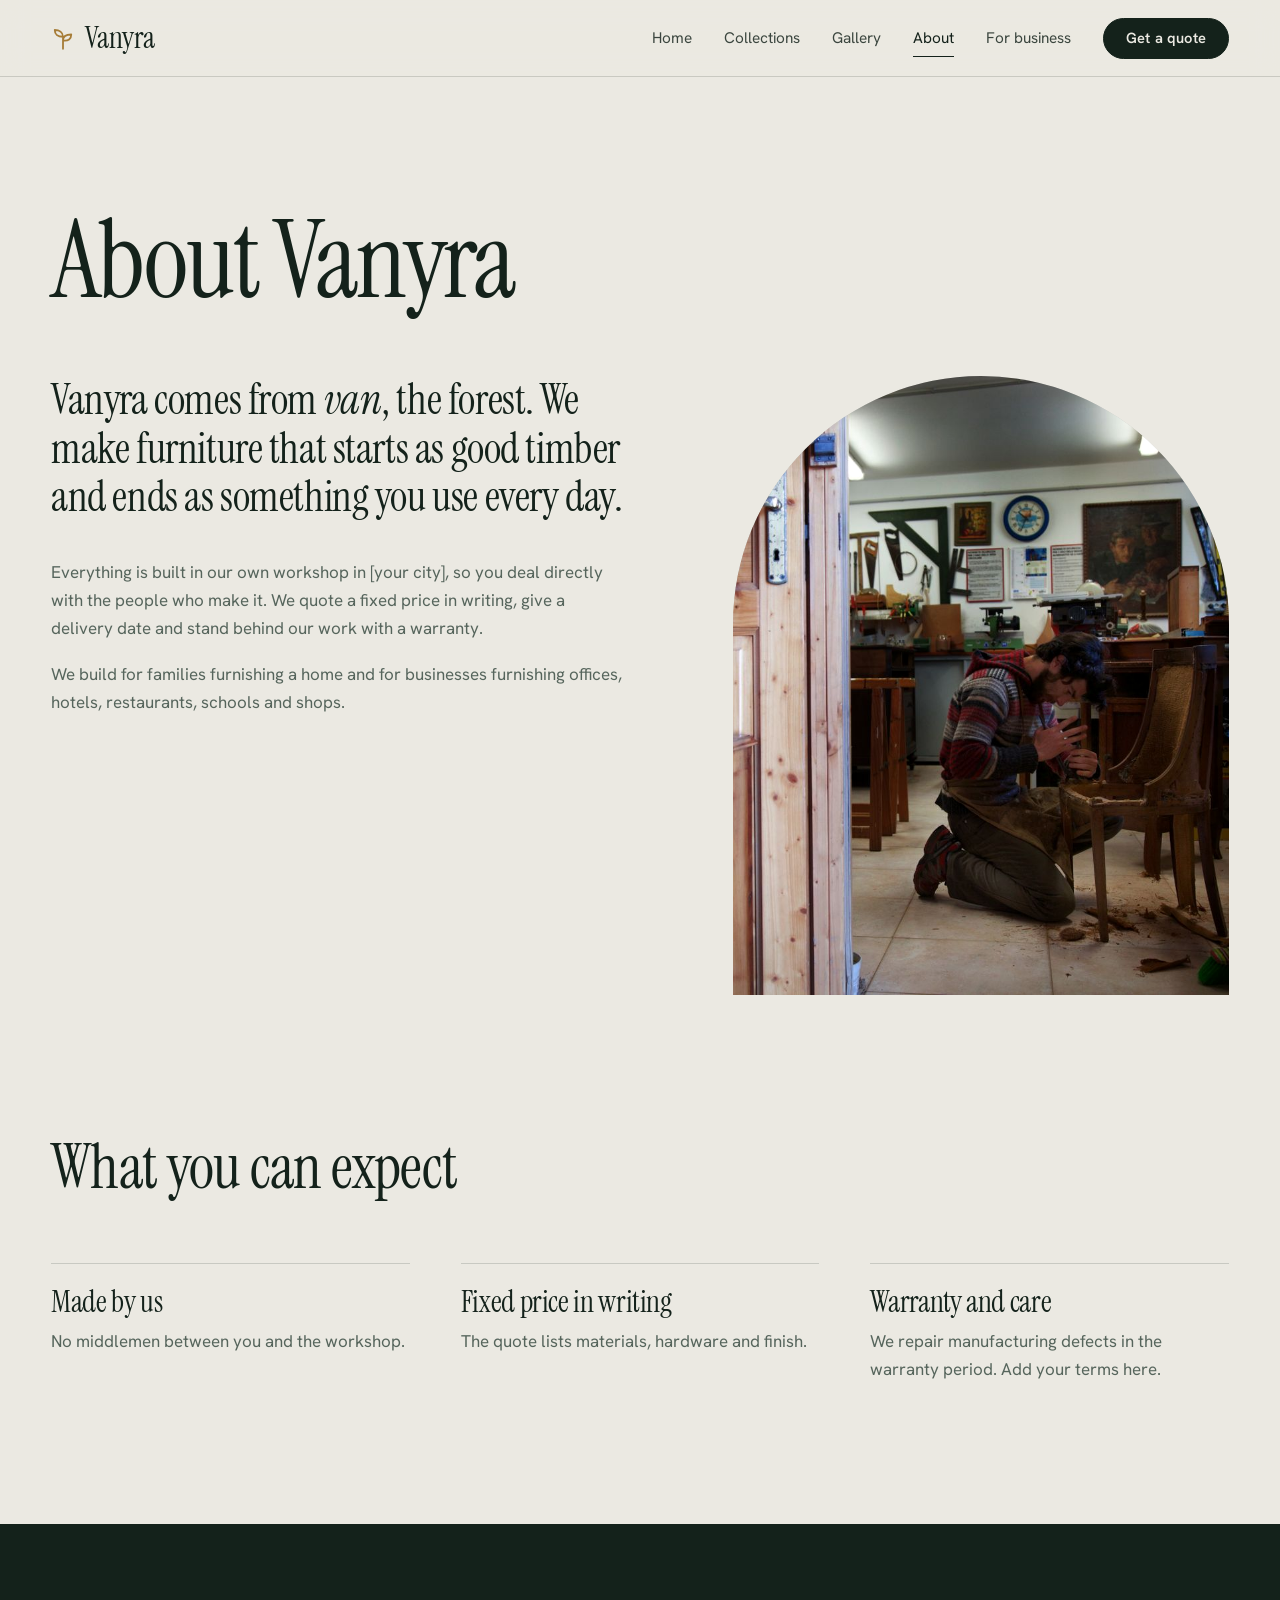
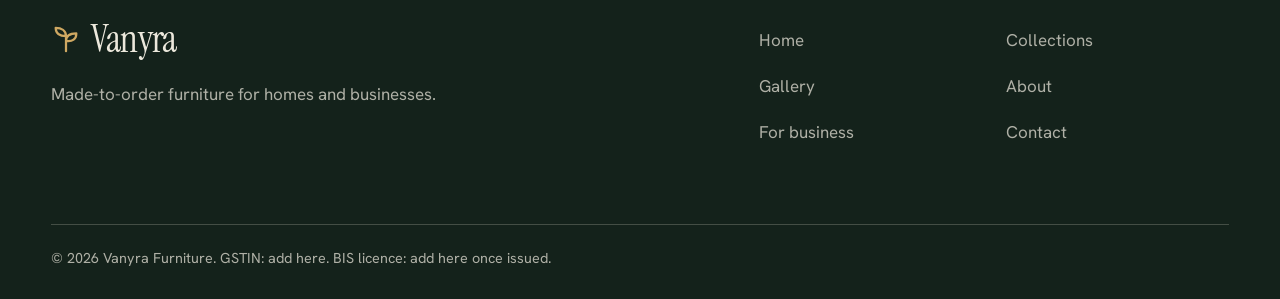
<file: about.html>
<!DOCTYPE html>
<html lang="en"><head><meta charset="utf-8"><meta name="viewport" content="width=device-width, initial-scale=1, viewport-fit=cover">
<title>About – Vanyra Furniture</title><meta name="description" content="About Vanyra, a furniture manufacturer.">
<link rel="icon" href="images/favicon.svg" type="image/svg+xml">
<link rel="preconnect" href="https://fonts.googleapis.com"><link rel="preconnect" href="https://fonts.gstatic.com" crossorigin>
<link href="https://fonts.googleapis.com/css2?family=Hanken+Grotesk:wght@400;500;600&family=Instrument+Serif&display=swap" rel="stylesheet">
<link rel="stylesheet" href="css/style.css"></head>
<body>
<a class="skip" href="#main">Skip to content</a>
<header class="site-header"><div class="bar">
<a class="logo" href="index.html"><svg viewBox="0 0 32 32" fill="none" stroke="currentColor" stroke-width="2.4" stroke-linecap="round" stroke-linejoin="round" aria-hidden="true"><path d="M16 29V13M16 13C16 7 11 4 5 4c0 6 4 9 11 9ZM16 18c0-5 4-8 11-8 0 6-4 9-11 8Z"/></svg>Vanyra</a>
<button class="menu-btn" type="button" aria-label="Menu" aria-expanded="false" aria-controls="site-nav"><span></span><span></span></button>
<nav id="site-nav" aria-label="Main"><a href="index.html">Home</a><a href="collections.html">Collections</a><a href="gallery.html">Gallery</a><a href="about.html" aria-current="page">About</a><a href="business.html">For business</a><a class="btn sm" href="contact.html">Get a quote</a></nav>
</div></header>
<main id="main">
<div class="container">
<div class="pagehead"><h1>About Vanyra</h1></div>
<div class="about">
<div><p class="statement">Vanyra comes from <em>van</em>, the forest. We make furniture that starts as good timber and ends as something you use every day.</p>
<div class="prose"><p>Everything is built in our own workshop in [your city], so you deal directly with the people who make it. We quote a fixed price in writing, give a delivery date and stand behind our work with a warranty.</p>
<p>We build for families furnishing a home and for businesses furnishing offices, hotels, restaurants, schools and shops.</p></div></div>
<div class="arch"><img src="images/pexels-workshop-31567149.jpg" alt="Craftsman restoring a wooden chair in a workshop" width="1400" height="933" loading="lazy"></div>
</div></div>
<section class="section"><div class="container">
<h2 class="h-lg expect-title">What you can expect</h2>
<div class="expect">
<div><h3>Made by us</h3><p>No middlemen between you and the workshop.</p></div>
<div><h3>Fixed price in writing</h3><p>The quote lists materials, hardware and finish.</p></div>
<div><h3>Warranty and care</h3><p>We repair manufacturing defects in the warranty period. Add your terms here.</p></div>
</div></div></section>
</main>
<footer class="site-footer"><div class="container">
<div class="foot-top">
<div><a class="logo" href="index.html"><svg viewBox="0 0 32 32" fill="none" stroke="currentColor" stroke-width="2.4" stroke-linecap="round" stroke-linejoin="round" aria-hidden="true"><path d="M16 29V13M16 13C16 7 11 4 5 4c0 6 4 9 11 9ZM16 18c0-5 4-8 11-8 0 6-4 9-11 8Z"/></svg>Vanyra</a><p class="foot-tag">Made-to-order furniture for homes and businesses.</p></div>
<nav class="foot-nav" aria-label="Footer"><a href="index.html">Home</a><a href="collections.html">Collections</a><a href="gallery.html">Gallery</a><a href="about.html">About</a><a href="business.html">For business</a><a href="contact.html">Contact</a></nav>
</div>
<p class="foot-legal">© <span id="y"></span> Vanyra Furniture. GSTIN: add here. BIS licence: add here once issued.</p>
</div></footer>
<script src="js/main.js"></script></body></html>
</file>
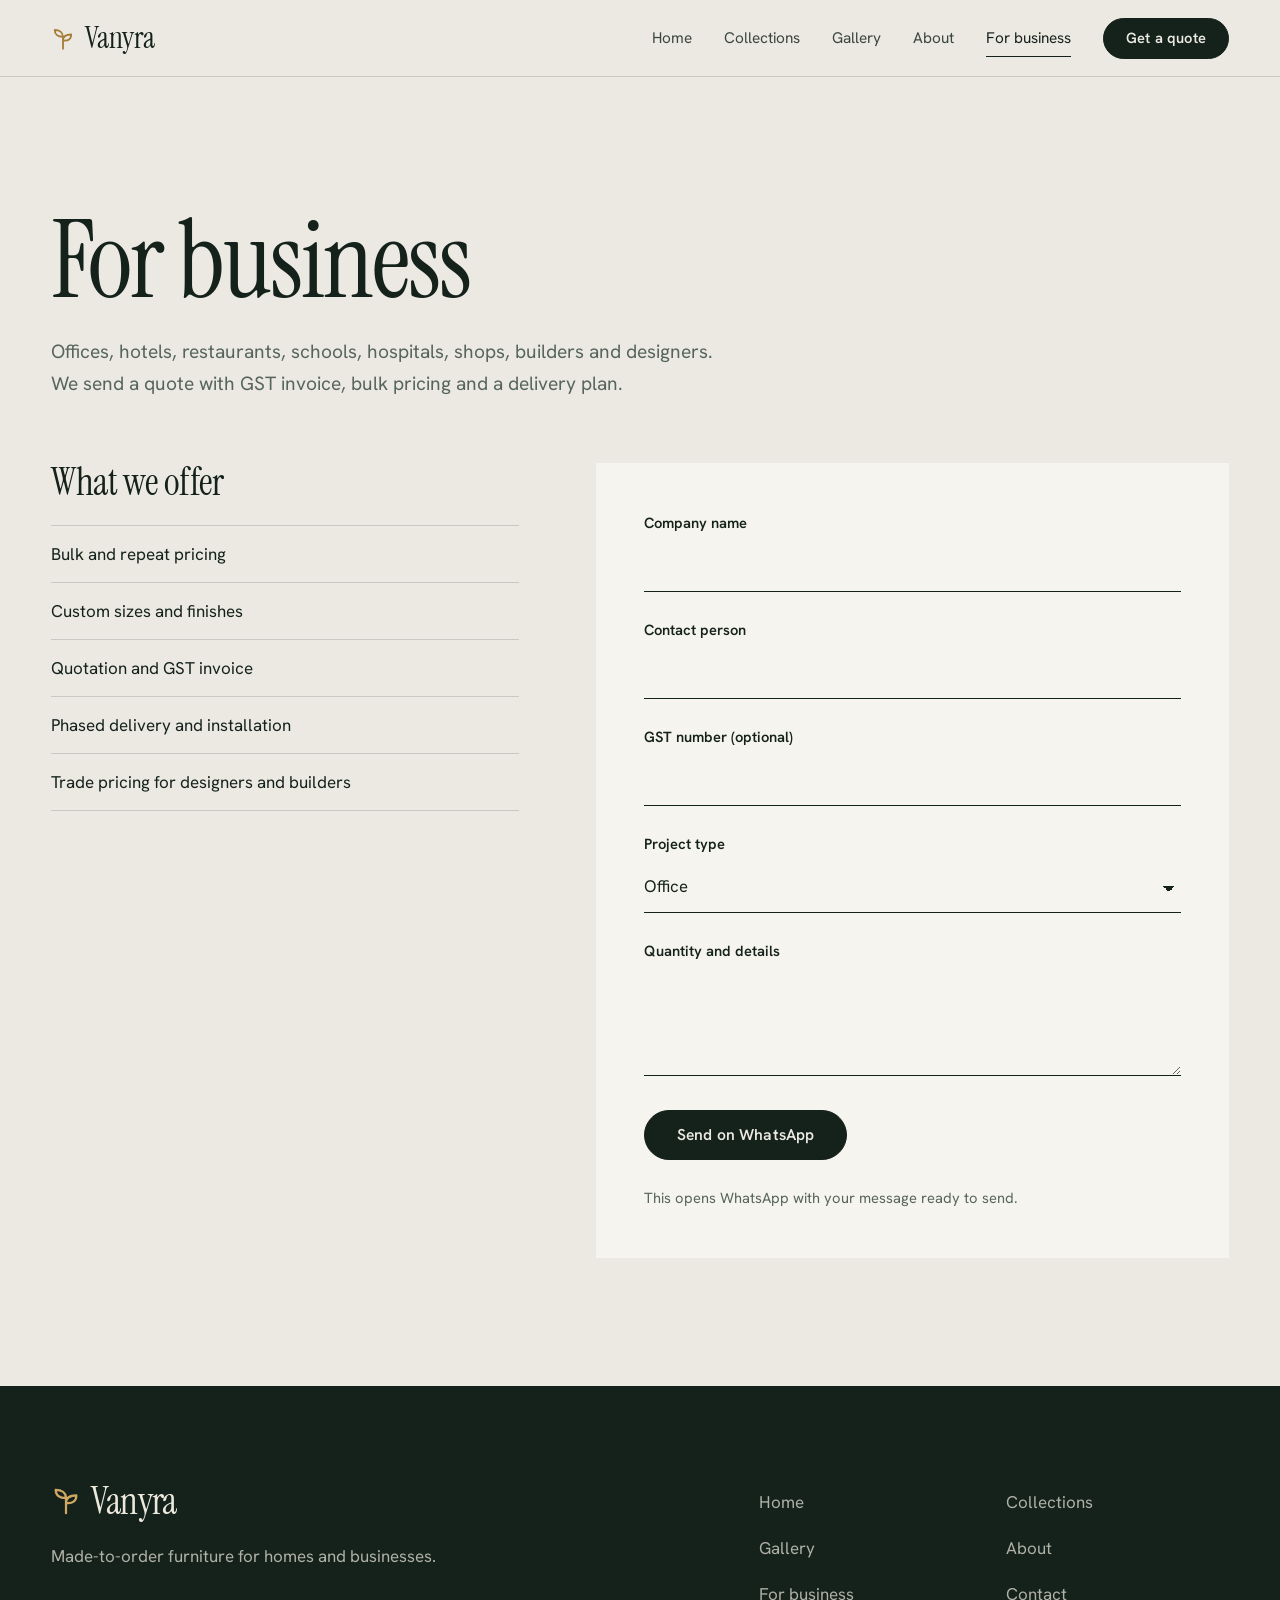
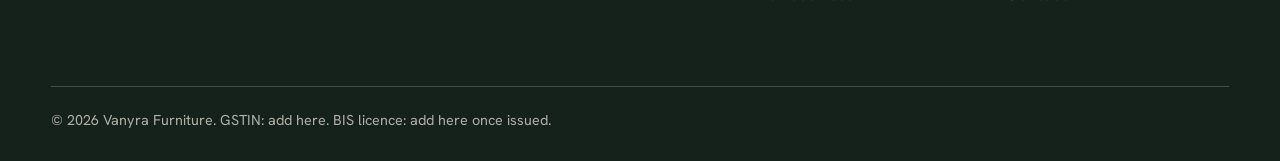
<file: business.html>
<!DOCTYPE html>
<html lang="en"><head><meta charset="utf-8"><meta name="viewport" content="width=device-width, initial-scale=1, viewport-fit=cover">
<title>For business – Vanyra Furniture</title><meta name="description" content="Bulk and commercial furniture for offices, hotels, restaurants, schools and shops.">
<link rel="icon" href="images/favicon.svg" type="image/svg+xml">
<link rel="preconnect" href="https://fonts.googleapis.com"><link rel="preconnect" href="https://fonts.gstatic.com" crossorigin>
<link href="https://fonts.googleapis.com/css2?family=Hanken+Grotesk:wght@400;500;600&family=Instrument+Serif&display=swap" rel="stylesheet">
<link rel="stylesheet" href="css/style.css"></head>
<body>
<a class="skip" href="#main">Skip to content</a>
<header class="site-header"><div class="bar">
<a class="logo" href="index.html"><svg viewBox="0 0 32 32" fill="none" stroke="currentColor" stroke-width="2.4" stroke-linecap="round" stroke-linejoin="round" aria-hidden="true"><path d="M16 29V13M16 13C16 7 11 4 5 4c0 6 4 9 11 9ZM16 18c0-5 4-8 11-8 0 6-4 9-11 8Z"/></svg>Vanyra</a>
<button class="menu-btn" type="button" aria-label="Menu" aria-expanded="false" aria-controls="site-nav"><span></span><span></span></button>
<nav id="site-nav" aria-label="Main"><a href="index.html">Home</a><a href="collections.html">Collections</a><a href="gallery.html">Gallery</a><a href="about.html">About</a><a href="business.html" aria-current="page">For business</a><a class="btn sm" href="contact.html">Get a quote</a></nav>
</div></header>
<main id="main">
<div class="container">
<div class="pagehead"><h1>For business</h1><p class="lead">Offices, hotels, restaurants, schools, hospitals, shops, builders and designers. We send a quote with GST invoice, bulk pricing and a delivery plan.</p></div>
<div class="two"><div class="info"><h2>What we offer</h2><ul class="list"><li>Bulk and repeat pricing</li><li>Custom sizes and finishes</li><li>Quotation and GST invoice</li><li>Phased delivery and installation</li><li>Trade pricing for designers and builders</li></ul></div>
<form class="wa" data-kind="Business enquiry">
<div><label for="bc">Company name</label><input id="bc" name="Company" required></div>
<div><label for="bn">Contact person</label><input id="bn" name="Name" required></div>
<div><label for="bg">GST number (optional)</label><input id="bg" name="GST"></div>
<div><label for="bt">Project type</label><select id="bt" name="Project"><option>Office</option><option>Hotel or restaurant</option><option>School or institution</option><option>Hospital</option><option>Retail shop</option><option>Builder or designer trade</option></select></div>
<div><label for="bq">Quantity and details</label><textarea id="bq" name="Details" rows="3"></textarea></div>
<button class="btn" type="submit">Send on WhatsApp</button><p class="note">This opens WhatsApp with your message ready to send.</p></form></div>
</div>
</main>
<footer class="site-footer"><div class="container">
<div class="foot-top">
<div><a class="logo" href="index.html"><svg viewBox="0 0 32 32" fill="none" stroke="currentColor" stroke-width="2.4" stroke-linecap="round" stroke-linejoin="round" aria-hidden="true"><path d="M16 29V13M16 13C16 7 11 4 5 4c0 6 4 9 11 9ZM16 18c0-5 4-8 11-8 0 6-4 9-11 8Z"/></svg>Vanyra</a><p class="foot-tag">Made-to-order furniture for homes and businesses.</p></div>
<nav class="foot-nav" aria-label="Footer"><a href="index.html">Home</a><a href="collections.html">Collections</a><a href="gallery.html">Gallery</a><a href="about.html">About</a><a href="business.html">For business</a><a href="contact.html">Contact</a></nav>
</div>
<p class="foot-legal">© <span id="y"></span> Vanyra Furniture. GSTIN: add here. BIS licence: add here once issued.</p>
</div></footer>
<script src="js/main.js"></script></body></html>
</file>
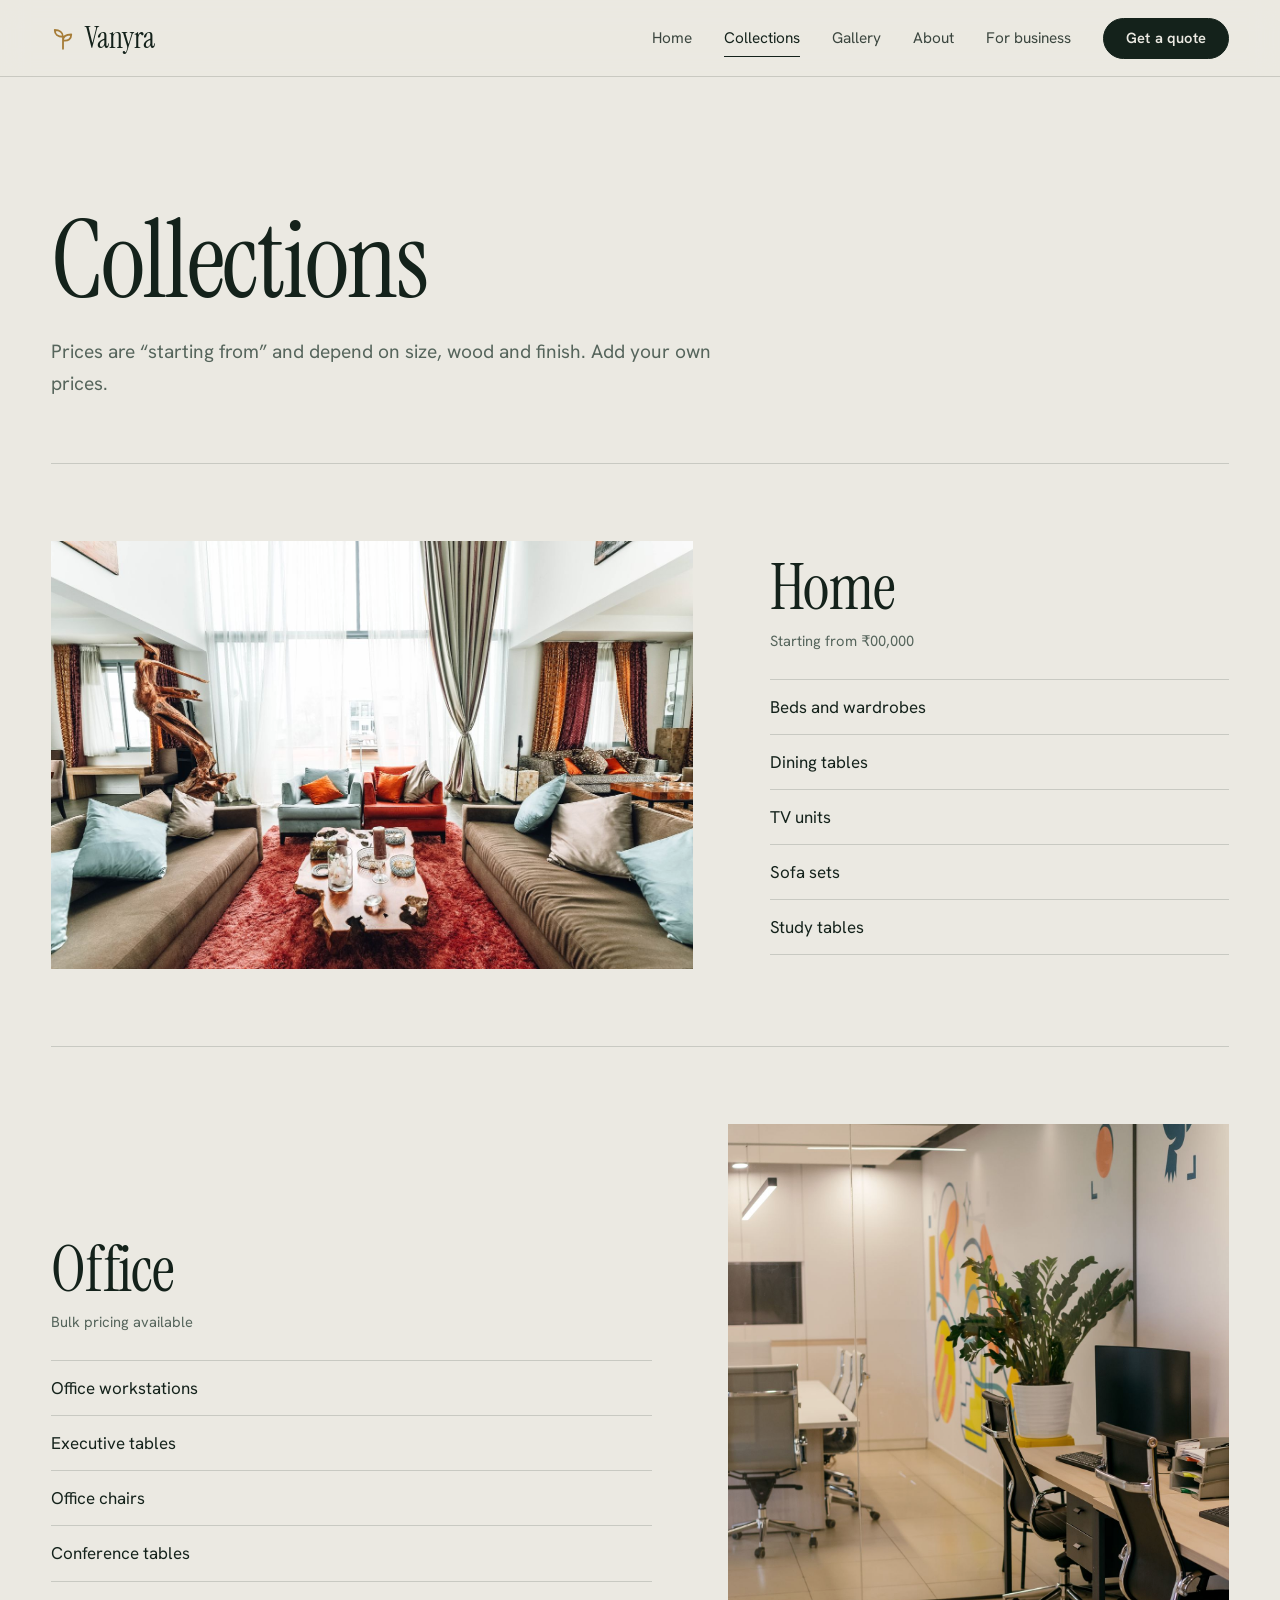
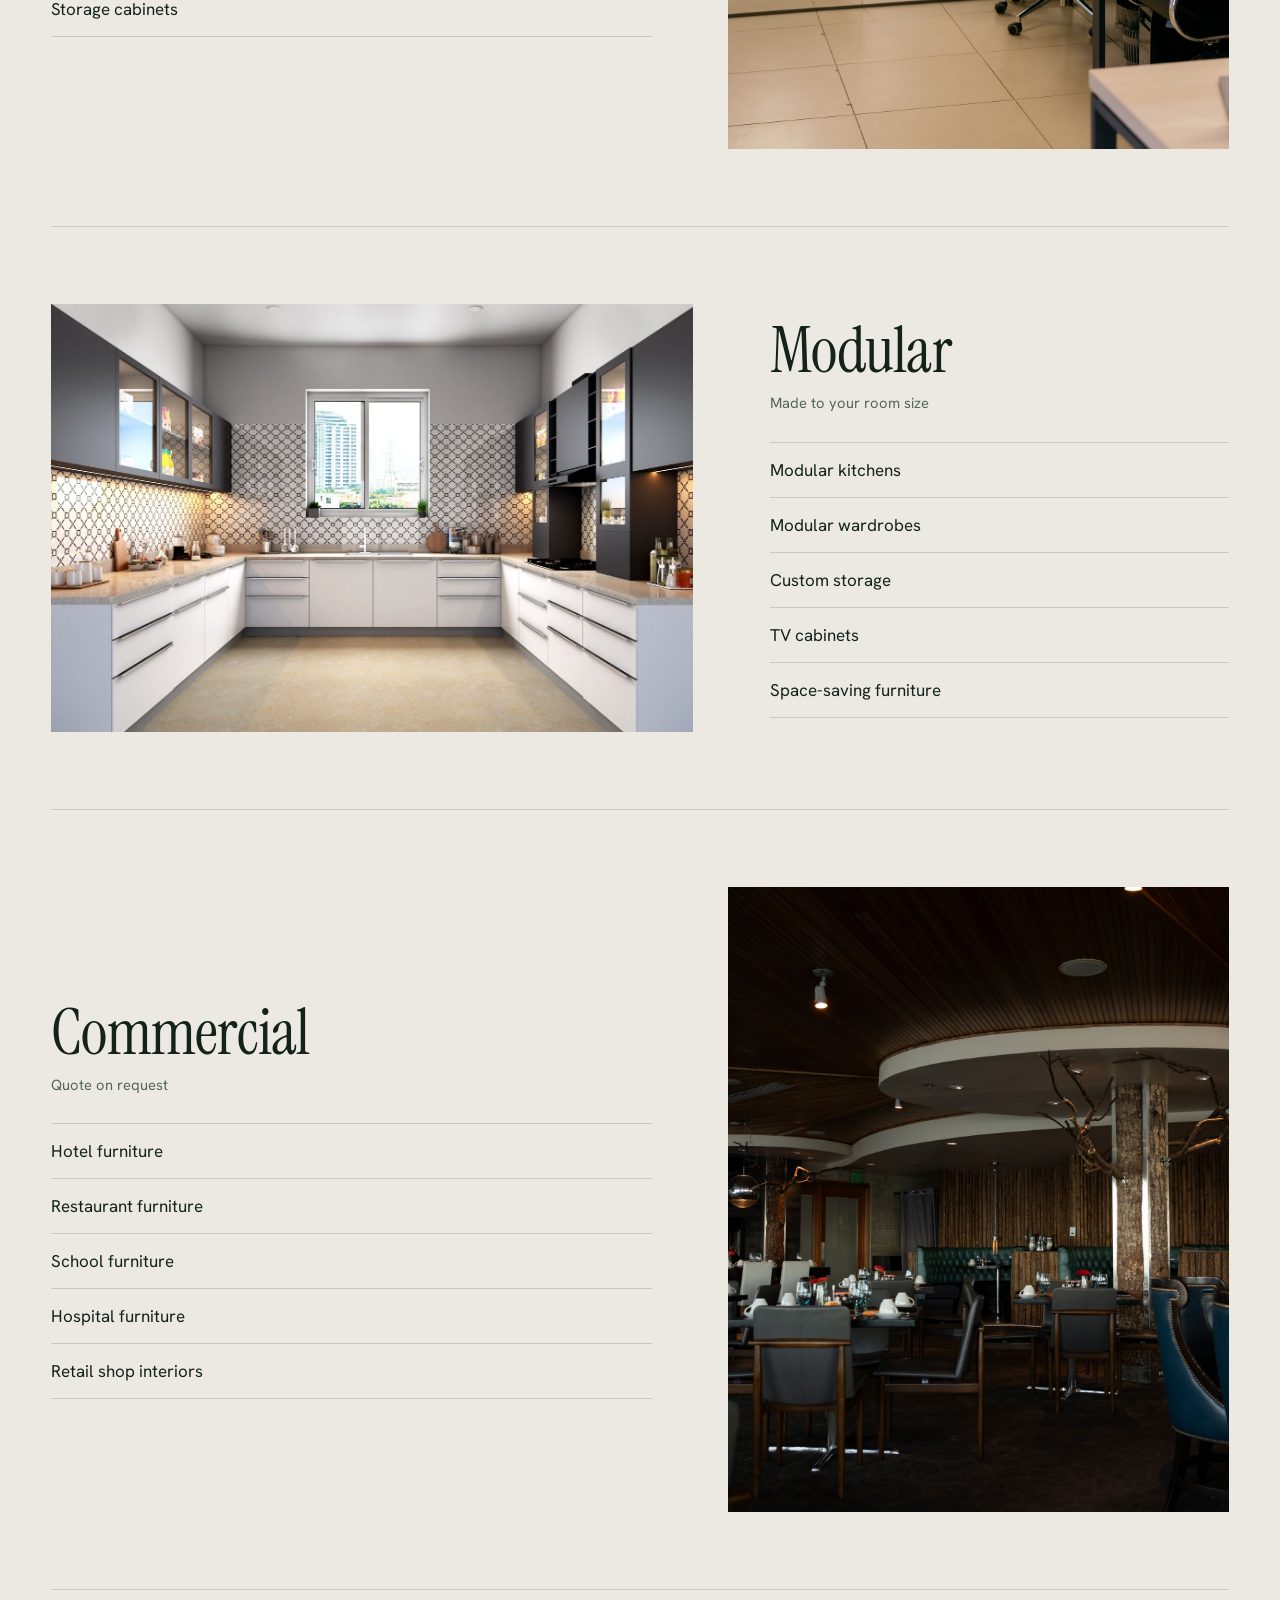
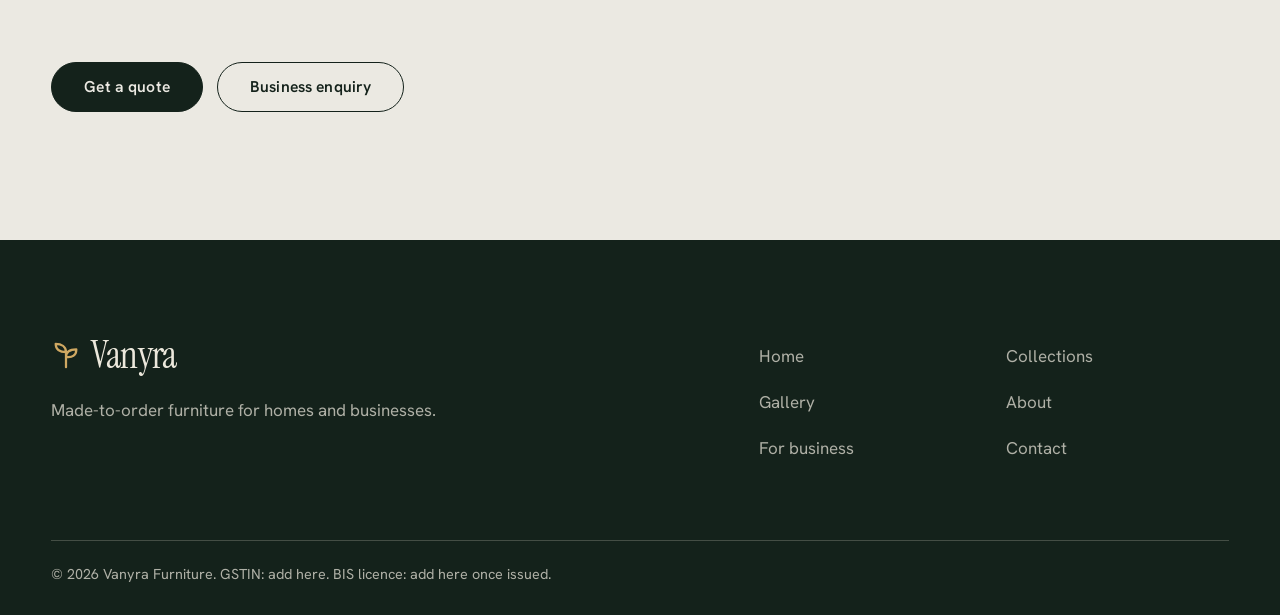
<file: collections.html>
<!DOCTYPE html>
<html lang="en"><head><meta charset="utf-8"><meta name="viewport" content="width=device-width, initial-scale=1, viewport-fit=cover">
<title>Collections – Vanyra Furniture</title><meta name="description" content="Home, office, modular and commercial furniture by Vanyra.">
<link rel="icon" href="images/favicon.svg" type="image/svg+xml">
<link rel="preconnect" href="https://fonts.googleapis.com"><link rel="preconnect" href="https://fonts.gstatic.com" crossorigin>
<link href="https://fonts.googleapis.com/css2?family=Hanken+Grotesk:wght@400;500;600&family=Instrument+Serif&display=swap" rel="stylesheet">
<link rel="stylesheet" href="css/style.css"></head>
<body>
<a class="skip" href="#main">Skip to content</a>
<header class="site-header"><div class="bar">
<a class="logo" href="index.html"><svg viewBox="0 0 32 32" fill="none" stroke="currentColor" stroke-width="2.4" stroke-linecap="round" stroke-linejoin="round" aria-hidden="true"><path d="M16 29V13M16 13C16 7 11 4 5 4c0 6 4 9 11 9ZM16 18c0-5 4-8 11-8 0 6-4 9-11 8Z"/></svg>Vanyra</a>
<button class="menu-btn" type="button" aria-label="Menu" aria-expanded="false" aria-controls="site-nav"><span></span><span></span></button>
<nav id="site-nav" aria-label="Main"><a href="index.html">Home</a><a href="collections.html" aria-current="page">Collections</a><a href="gallery.html">Gallery</a><a href="about.html">About</a><a href="business.html">For business</a><a class="btn sm" href="contact.html">Get a quote</a></nav>
</div></header>
<main id="main">
<div class="container">
<div class="pagehead"><h1>Collections</h1><p class="lead">Prices are “starting from” and depend on size, wood and finish. Add your own prices.</p></div>
<section class="cat land"><div class="cat-img"><img src="images/pexels-home-2029663.jpg" alt="Warm modern living room with wooden furniture" width="1400" height="933" loading="lazy"></div>
<div><h2>Home</h2><p class="note">Starting from ₹00,000</p><ul><li>Beds and wardrobes</li><li>Dining tables</li><li>TV units</li><li>Sofa sets</li><li>Study tables</li></ul></div></section>
<section class="cat port flip"><div class="cat-img"><img src="images/pexels-office-9300768.jpg" alt="Contemporary office tables and chairs" width="1400" height="2100" loading="lazy"></div>
<div><h2>Office</h2><p class="note">Bulk pricing available</p><ul><li>Office workstations</li><li>Executive tables</li><li>Office chairs</li><li>Conference tables</li><li>Storage cabinets</li></ul></div></section>
<section class="cat land"><div class="cat-img"><img src="images/pexels-modular-kitchen-7515855.jpg" alt="Modern modular kitchen with white cabinets" width="1400" height="927" loading="lazy"></div>
<div><h2>Modular</h2><p class="note">Made to your room size</p><ul><li>Modular kitchens</li><li>Modular wardrobes</li><li>Custom storage</li><li>TV cabinets</li><li>Space-saving furniture</li></ul></div></section>
<section class="cat port flip"><div class="cat-img"><img src="images/pexels-commercial-31071253.jpg" alt="Restaurant interior with warm wood details" width="1400" height="2100" loading="lazy"></div>
<div><h2>Commercial</h2><p class="note">Quote on request</p><ul><li>Hotel furniture</li><li>Restaurant furniture</li><li>School furniture</li><li>Hospital furniture</li><li>Retail shop interiors</li></ul></div></section>
<div class="cat-foot cta"><a class="btn" href="contact.html">Get a quote</a><a class="btn alt" href="business.html">Business enquiry</a></div>
</div>
</main>
<footer class="site-footer"><div class="container">
<div class="foot-top">
<div><a class="logo" href="index.html"><svg viewBox="0 0 32 32" fill="none" stroke="currentColor" stroke-width="2.4" stroke-linecap="round" stroke-linejoin="round" aria-hidden="true"><path d="M16 29V13M16 13C16 7 11 4 5 4c0 6 4 9 11 9ZM16 18c0-5 4-8 11-8 0 6-4 9-11 8Z"/></svg>Vanyra</a><p class="foot-tag">Made-to-order furniture for homes and businesses.</p></div>
<nav class="foot-nav" aria-label="Footer"><a href="index.html">Home</a><a href="collections.html">Collections</a><a href="gallery.html">Gallery</a><a href="about.html">About</a><a href="business.html">For business</a><a href="contact.html">Contact</a></nav>
</div>
<p class="foot-legal">© <span id="y"></span> Vanyra Furniture. GSTIN: add here. BIS licence: add here once issued.</p>
</div></footer>
<script src="js/main.js"></script></body></html>
</file>
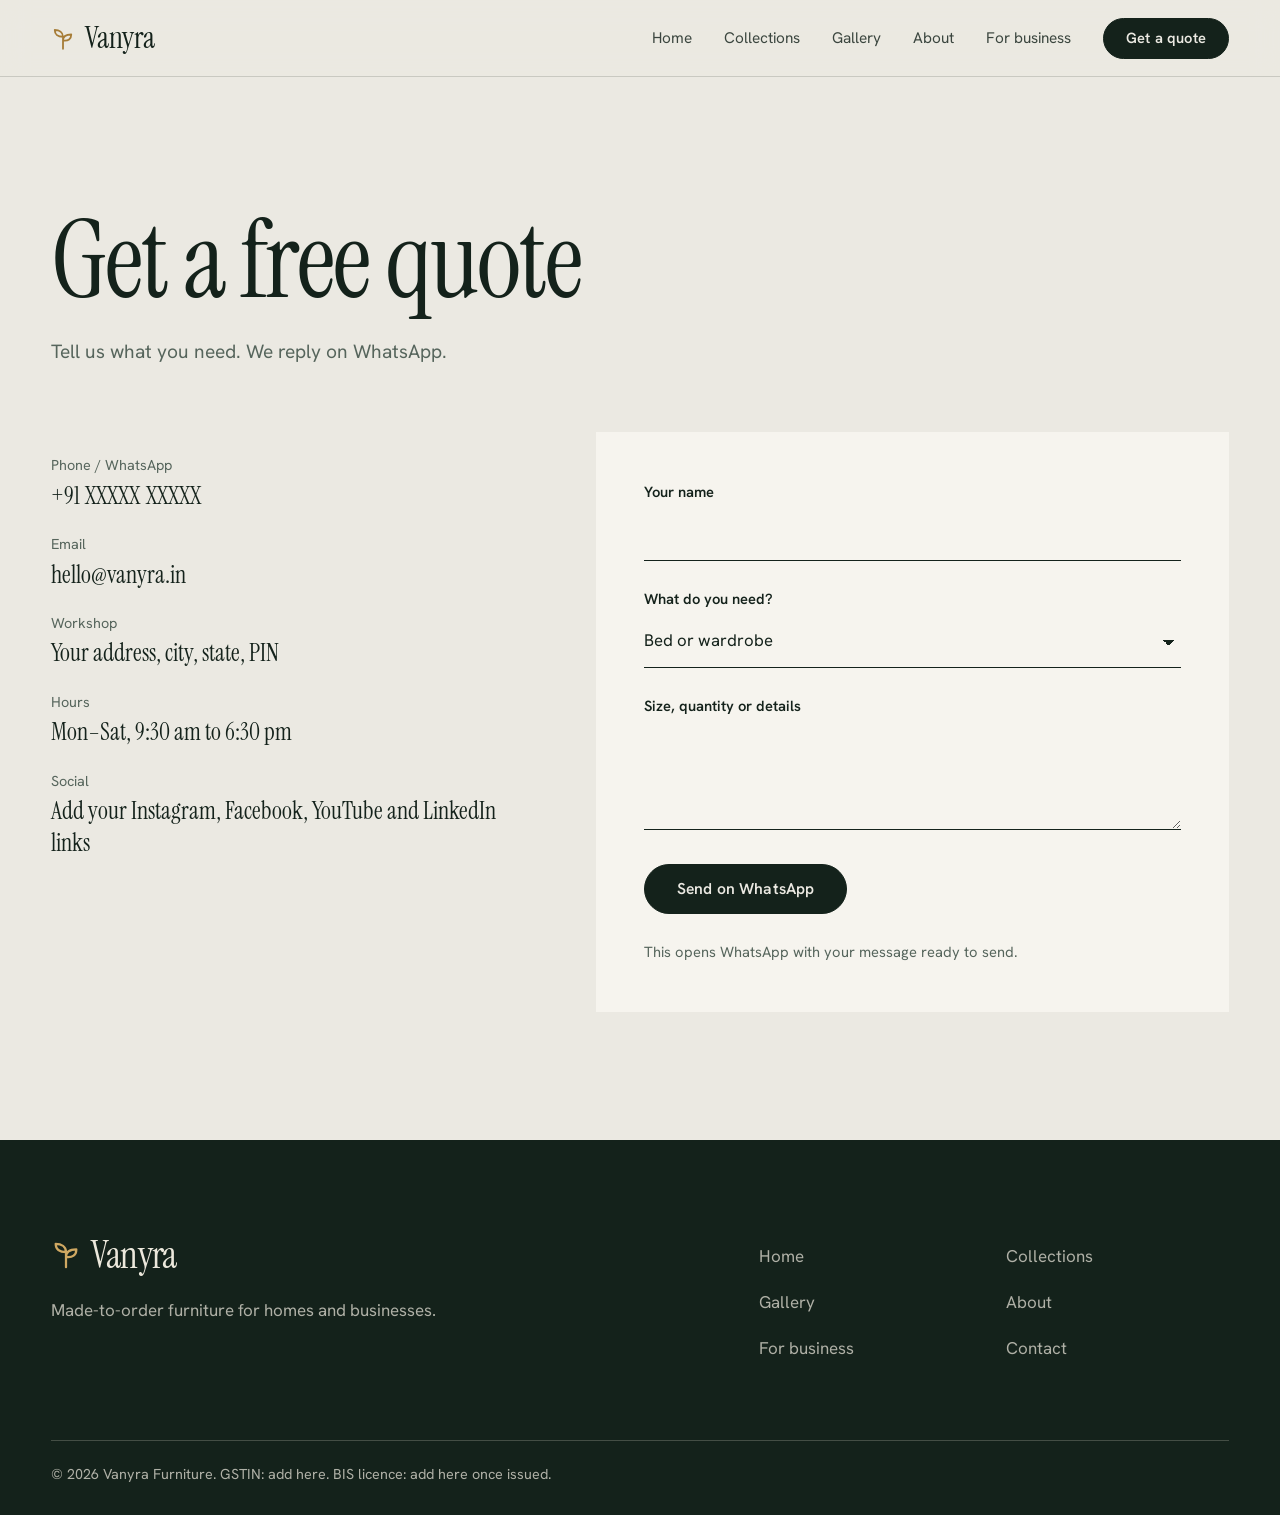
<file: contact.html>
<!DOCTYPE html>
<html lang="en"><head><meta charset="utf-8"><meta name="viewport" content="width=device-width, initial-scale=1, viewport-fit=cover">
<title>Contact – Vanyra Furniture</title><meta name="description" content="Get a free quote from Vanyra Furniture.">
<link rel="icon" href="images/favicon.svg" type="image/svg+xml">
<link rel="preconnect" href="https://fonts.googleapis.com"><link rel="preconnect" href="https://fonts.gstatic.com" crossorigin>
<link href="https://fonts.googleapis.com/css2?family=Hanken+Grotesk:wght@400;500;600&family=Instrument+Serif&display=swap" rel="stylesheet">
<link rel="stylesheet" href="css/style.css"></head>
<body>
<a class="skip" href="#main">Skip to content</a>
<header class="site-header"><div class="bar">
<a class="logo" href="index.html"><svg viewBox="0 0 32 32" fill="none" stroke="currentColor" stroke-width="2.4" stroke-linecap="round" stroke-linejoin="round" aria-hidden="true"><path d="M16 29V13M16 13C16 7 11 4 5 4c0 6 4 9 11 9ZM16 18c0-5 4-8 11-8 0 6-4 9-11 8Z"/></svg>Vanyra</a>
<button class="menu-btn" type="button" aria-label="Menu" aria-expanded="false" aria-controls="site-nav"><span></span><span></span></button>
<nav id="site-nav" aria-label="Main"><a href="index.html">Home</a><a href="collections.html">Collections</a><a href="gallery.html">Gallery</a><a href="about.html">About</a><a href="business.html">For business</a><a class="btn sm" href="contact.html" aria-current="page">Get a quote</a></nav>
</div></header>
<main id="main">
<div class="container">
<div class="pagehead"><h1>Get a free quote</h1><p class="lead">Tell us what you need. We reply on WhatsApp.</p></div>
<div class="two"><div class="info"><dl>
<dt>Phone / WhatsApp</dt><dd>+91 XXXXX XXXXX</dd>
<dt>Email</dt><dd>hello@vanyra.in</dd>
<dt>Workshop</dt><dd>Your address, city, state, PIN</dd>
<dt>Hours</dt><dd>Mon–Sat, 9:30 am to 6:30 pm</dd>
<dt>Social</dt><dd>Add your Instagram, Facebook, YouTube and LinkedIn links</dd>
</dl></div>
<form class="wa" data-kind="Home enquiry">
<div><label for="n">Your name</label><input id="n" name="Name" required autocomplete="name"></div>
<div><label for="t">What do you need?</label><select id="t" name="Need"><option>Bed or wardrobe</option><option>Dining table</option><option>TV unit</option><option>Sofa set</option><option>Study table</option><option>Modular kitchen or wardrobe</option><option>Custom piece</option></select></div>
<div><label for="d">Size, quantity or details</label><textarea id="d" name="Details" rows="3"></textarea></div>
<button class="btn" type="submit">Send on WhatsApp</button><p class="note">This opens WhatsApp with your message ready to send.</p></form></div>
</div>
</main>
<footer class="site-footer"><div class="container">
<div class="foot-top">
<div><a class="logo" href="index.html"><svg viewBox="0 0 32 32" fill="none" stroke="currentColor" stroke-width="2.4" stroke-linecap="round" stroke-linejoin="round" aria-hidden="true"><path d="M16 29V13M16 13C16 7 11 4 5 4c0 6 4 9 11 9ZM16 18c0-5 4-8 11-8 0 6-4 9-11 8Z"/></svg>Vanyra</a><p class="foot-tag">Made-to-order furniture for homes and businesses.</p></div>
<nav class="foot-nav" aria-label="Footer"><a href="index.html">Home</a><a href="collections.html">Collections</a><a href="gallery.html">Gallery</a><a href="about.html">About</a><a href="business.html">For business</a><a href="contact.html">Contact</a></nav>
</div>
<p class="foot-legal">© <span id="y"></span> Vanyra Furniture. GSTIN: add here. BIS licence: add here once issued.</p>
</div></footer>
<script src="js/main.js"></script></body></html>
</file>
<file: css/style.css>
/* ==========================================================================
   Vanyra Furniture — stylesheet
   Edit the colours and fonts in :root below to re-theme the whole site.
   ========================================================================== */

:root {
  --bg: #ebe9e2;            /* limewash stone, page background */
  --paper: #f6f4ee;         /* lighter surface for forms */
  --ink: #14221b;           /* deep moss, text and primary buttons */
  --muted: #56655c;
  --line: rgba(20, 34, 27, .16);
  --glass: rgba(235, 233, 226, .9);
  --brass: #a67c37;         /* decorative accent */
  --brass-text: #7a561f;    /* accent that is dark enough for text */

  --forest: #14221b;        /* dark sections and footer */
  --forest-ink: #ece8dc;
  --forest-muted: rgba(236, 232, 220, .72);
  --forest-line: rgba(236, 232, 220, .22);
  --forest-brass: #cfa862;

  --serif: "Instrument Serif", "Iowan Old Style", Georgia, "Times New Roman", serif;
  --sans: "Hanken Grotesk", system-ui, -apple-system, "Segoe UI", sans-serif;

  --gutter: clamp(20px, 4vw, 56px);
  --max: 1320px;
  --ease: cubic-bezier(.2, .7, .2, 1);
  color-scheme: light;
}

@media (prefers-color-scheme: dark) {
  :root {
    --bg: #0f1914;
    --paper: #16231c;
    --ink: #ece8dc;
    --muted: #a4b3a9;
    --line: rgba(236, 232, 220, .16);
    --glass: rgba(15, 25, 20, .88);
    --brass-text: #d2ab62;
    --forest: #0a110d;
    color-scheme: dark;
  }
}

/* ---------- Base ---------- */
*, *::before, *::after { box-sizing: border-box; }
html { scroll-padding-top: 90px; -webkit-text-size-adjust: 100%; }
body {
  margin: 0;
  background: var(--bg);
  color: var(--ink);
  font-family: var(--sans);
  font-size: 1.0625rem;
  line-height: 1.65;
  -webkit-font-smoothing: antialiased;
  text-rendering: optimizeLegibility;
}
h1, h2, h3 {
  font-family: var(--serif);
  font-weight: 400;
  line-height: 1.02;
  letter-spacing: -.012em;
  margin: 0;
}
p { margin: 0; }
a { color: inherit; }
img, video { display: block; max-width: 100%; }
img { filter: saturate(.94) contrast(1.02); }
:focus-visible { outline: 2px solid var(--brass); outline-offset: 4px; }
.sr-only {
  position: absolute; width: 1px; height: 1px; margin: -1px; padding: 0;
  overflow: hidden; clip: rect(0 0 0 0); white-space: nowrap; border: 0;
}
.skip {
  position: fixed; left: 12px; top: -60px; z-index: 100;
  background: var(--ink); color: var(--bg); padding: 10px 16px; border-radius: 999px;
  text-decoration: none; transition: top .2s;
}
.skip:focus { top: 12px; }

.container { max-width: var(--max); margin: 0 auto; padding: 0 var(--gutter); }
.section { padding: clamp(72px, 11vw, 150px) 0; }
.section-dark { background: var(--forest); color: var(--forest-ink); }

/* ---------- Type roles ---------- */
.h-xl { font-size: clamp(2.7rem, 6.4vw, 5.6rem); }
.h-lg { font-size: clamp(2.3rem, 4.8vw, 4rem); }
.lead { font-size: clamp(1.05rem, 1.5vw, 1.2rem); color: var(--muted); max-width: 36em; }
.section-dark .lead { color: var(--forest-muted); }
.note { font-size: .92rem; color: var(--muted); }
.link {
  display: inline-block; font-weight: 600; text-decoration: none; color: var(--brass-text);
  border-bottom: 1px solid currentColor; padding-bottom: 2px;
}
.link:hover { border-bottom-width: 2px; }

/* ---------- Buttons ---------- */
.btn {
  display: inline-flex; align-items: center; justify-content: center;
  background: var(--ink); color: var(--bg);
  padding: 16px 32px; border-radius: 999px; border: 1px solid var(--ink);
  font: 600 .98rem/1 var(--sans); letter-spacing: .01em; text-decoration: none;
  cursor: pointer; transition: background .25s, color .25s, border-color .25s;
}
.btn:hover { background: transparent; color: var(--ink); }
.btn.alt { background: transparent; color: var(--ink); border-color: var(--ink); }
.btn.alt:hover { background: var(--ink); color: var(--bg); }
.btn.sm { padding: 12px 22px; font-size: .92rem; }
.btn.light { background: var(--forest-ink); color: var(--forest); border-color: var(--forest-ink); }
.btn.light:hover { background: transparent; color: var(--forest-ink); }
.btn.ghost { background: transparent; color: var(--forest-ink); border-color: var(--forest-line); }
.btn.ghost:hover { background: var(--forest-ink); color: var(--forest); border-color: var(--forest-ink); }
.cta { display: flex; gap: 14px; flex-wrap: wrap; }

/* ---------- Header ---------- */
.site-header {
  position: fixed; inset: 0 0 auto 0; z-index: 50; isolation: isolate;
  padding-top: env(safe-area-inset-top, 0px);
  color: var(--ink); transition: color .3s;
}
.site-header::before {
  content: ""; position: absolute; inset: 0; z-index: -1;
  background: var(--glass); border-bottom: 1px solid var(--line);
  -webkit-backdrop-filter: blur(14px); backdrop-filter: blur(14px);
  transition: opacity .3s;
}
.bar {
  max-width: var(--max); margin: 0 auto; padding: 16px var(--gutter);
  display: flex; align-items: center; justify-content: space-between; gap: 24px;
}
.logo {
  position: relative; z-index: 2; display: inline-flex; align-items: center; gap: 10px;
  font: 400 1.85rem/1 var(--serif); letter-spacing: -.01em; text-decoration: none;
}
.logo svg { width: 24px; height: 24px; color: var(--brass); }
#site-nav { display: flex; align-items: center; gap: 4px; font-size: .96rem; }
#site-nav a:not(.btn) { padding: 10px 14px; text-decoration: none; opacity: .82; position: relative; }
#site-nav a:not(.btn):hover { opacity: 1; }
#site-nav a[aria-current="page"]:not(.btn) { opacity: 1; }
#site-nav a[aria-current="page"]:not(.btn)::after {
  content: ""; position: absolute; left: 14px; right: 14px; bottom: 4px; height: 1px; background: currentColor;
}
#site-nav .btn { margin-left: 14px; }
.menu-btn {
  display: none; position: relative; z-index: 2; width: 44px; height: 44px;
  background: none; border: 0; padding: 0; color: inherit; cursor: pointer;
}
.menu-btn span {
  position: absolute; left: 10px; right: 10px; height: 1.5px; background: currentColor;
  transition: transform .3s var(--ease), top .3s var(--ease);
}
.menu-btn span:nth-child(1) { top: 17px; }
.menu-btn span:nth-child(2) { top: 26px; }
.menu-open .menu-btn span:nth-child(1) { top: 21px; transform: rotate(45deg); }
.menu-open .menu-btn span:nth-child(2) { top: 21px; transform: rotate(-45deg); }

/* Header sits transparent over the home-page hero until you scroll */
.js .has-hero .site-header:not(.is-stuck) { color: #f6f3ea; }
.js .has-hero .site-header:not(.is-stuck)::before { opacity: 0; }
.js .has-hero .site-header:not(.is-stuck) .btn { background: #f6f3ea; color: #14221b; border-color: #f6f3ea; }
.js .has-hero .site-header:not(.is-stuck) .btn:hover { background: transparent; color: #f6f3ea; }

@media (max-width: 920px) {
  .menu-btn { display: block; }
  #site-nav {
    position: fixed; inset: 0; z-index: 1; display: none; flex-direction: column;
    align-items: flex-start; justify-content: center; gap: 2px;
    padding: 96px var(--gutter) 40px; background: var(--forest); color: var(--forest-ink);
  }
  #site-nav.open { display: flex; }
  #site-nav a:not(.btn) { font: 400 2.5rem/1.25 var(--serif); padding: 4px 0; opacity: 1; }
  #site-nav a[aria-current="page"]:not(.btn)::after { left: 0; right: 0; bottom: 2px; }
  #site-nav .btn { margin: 28px 0 0; background: var(--forest-ink); color: var(--forest); border-color: var(--forest-ink); }
  .menu-open { color: var(--forest-ink) !important; }
  .menu-open::before { opacity: 0 !important; }
}

/* ---------- Home hero ---------- */
.hero {
  position: relative; isolation: isolate; min-height: 100vh; min-height: 100svh;
  display: flex; align-items: flex-end; color: #f6f3ea; overflow: hidden;
}
.hero-media { position: absolute; inset: 0; z-index: -1; background: #14221b; }
.hero-media img, .hero-media video { width: 100%; height: 100%; object-fit: cover; }
.hero-media video { position: absolute; inset: 0; opacity: 0; transition: opacity 1.2s ease; }
.hero-media video.is-on { opacity: 1; }
.hero-media::after {
  content: ""; position: absolute; inset: 0;
  background:
    linear-gradient(to bottom, rgba(10, 18, 14, .55) 0, rgba(10, 18, 14, 0) 26%),
    linear-gradient(to top, rgba(10, 18, 14, .86) 0, rgba(10, 18, 14, .5) 42%, rgba(10, 18, 14, .12) 100%);
}
.hero-inner { width: 100%; padding-top: 140px; padding-bottom: clamp(28px, 5vh, 56px); }
.hero h1 {
  font-size: clamp(3rem, 8.2vw, 7.4rem); line-height: .96; letter-spacing: -.02em;
  max-width: 11.5em;
}
.hero h1 span { display: block; }
.hero-sub {
  max-width: 33em; margin: clamp(20px, 3vh, 32px) 0 clamp(26px, 4vh, 38px);
  font-size: clamp(1.05rem, 1.5vw, 1.25rem); color: rgba(246, 243, 234, .88);
}
.hero .btn { background: #f6f3ea; color: #14221b; border-color: #f6f3ea; }
.hero .btn:hover { background: transparent; color: #f6f3ea; }
.hero .btn.alt { background: transparent; color: #f6f3ea; border-color: rgba(246, 243, 234, .6); }
.hero .btn.alt:hover { background: #f6f3ea; color: #14221b; border-color: #f6f3ea; }
.hero-facts {
  list-style: none; margin: clamp(40px, 8vh, 88px) 0 0; padding: 20px 0 0;
  border-top: 1px solid rgba(246, 243, 234, .3);
  display: grid; grid-template-columns: repeat(3, 1fr); gap: 12px 32px; font-size: .96rem;
  color: rgba(246, 243, 234, .9);
}

@media (prefers-reduced-motion: no-preference) {
  .hero h1 span, .hero-sub, .hero .cta, .hero-facts {
    opacity: 0; transform: translateY(26px);
    animation: rise .9s var(--ease) forwards;
  }
  .hero h1 span:nth-child(1) { animation-delay: .15s; }
  .hero h1 span:nth-child(2) { animation-delay: .3s; }
  .hero h1 span:nth-child(3) { animation-delay: .45s; }
  .hero-sub { animation-delay: .7s; }
  .hero .cta { animation-delay: .85s; }
  .hero-facts { animation-delay: 1s; }
}
@keyframes rise { to { opacity: 1; transform: none; } }

/* ---------- Section heads ---------- */
.head {
  display: grid; grid-template-columns: 1.15fr .85fr; gap: 24px var(--gutter);
  align-items: end; margin-bottom: clamp(40px, 6vw, 84px);
}
.head .lead { margin: 0; justify-self: end; }

/* ---------- Ranges (home) ---------- */
.ranges { display: grid; grid-template-columns: 1fr 1fr; gap: clamp(48px, 6vw, 88px) clamp(24px, 4vw, 56px); }
.range { position: relative; }
.range-img { overflow: hidden; background: var(--line); }
.range-img img { width: 100%; height: 100%; object-fit: cover; transition: transform 1.2s var(--ease); }
.range:hover .range-img img { transform: scale(1.035); }
.range-home { grid-column: 1; grid-row: 1; }
.range-home .range-img { aspect-ratio: 3 / 2; }
.range-office { grid-column: 2; grid-row: 1 / span 2; margin-top: clamp(0px, 7vw, 96px); }
.range-office .range-img { aspect-ratio: 2 / 3; }
.range-modular { grid-column: 1; grid-row: 2; }
.range-modular .range-img { aspect-ratio: 3 / 2; }
.range-commercial { grid-column: 1 / -1; grid-row: 3; display: grid; grid-template-columns: 1fr 1fr; gap: 0 clamp(24px, 4vw, 56px); }
.range-commercial .range-img { grid-column: 1 / -1; aspect-ratio: 21 / 9; }
.range-commercial .range-img img { object-position: center 55%; }
.range-copy { padding-top: 22px; }
.range h3 { font-size: clamp(1.9rem, 3vw, 2.6rem); margin-bottom: 10px; }
.range p { color: var(--muted); max-width: 30em; }
.range .link { margin-top: 18px; }
.range .link::after { content: ""; position: absolute; inset: 0; }
.range-commercial .range-copy { grid-column: 1; }
.range-commercial .range-copy + .range-copy { grid-column: 2; }

@media (max-width: 760px) {
  .ranges, .range-commercial { grid-template-columns: 1fr; }
  .range-home, .range-office, .range-modular, .range-commercial { grid-column: 1; grid-row: auto; margin-top: 0; }
  .range-office .range-img { aspect-ratio: 4 / 5; }
  .range-commercial .range-img { aspect-ratio: 4 / 3; }
  .range-commercial .range-copy, .range-commercial .range-copy + .range-copy { grid-column: 1; }
  .head { grid-template-columns: 1fr; }
  .head .lead { justify-self: start; }
}

/* ---------- Video frames ---------- */
.video-frame { position: relative; aspect-ratio: 16 / 9; background: #0a110d; overflow: hidden; }
.video-frame video { width: 100%; height: 100%; object-fit: cover; }
.video-frame .play {
  position: absolute; inset: 0; width: 100%; display: grid; place-items: center;
  background: linear-gradient(rgba(10, 18, 14, .25), rgba(10, 18, 14, .45));
  border: 0; cursor: pointer; color: #f6f3ea; transition: background .3s;
}
.video-frame .play:hover { background: linear-gradient(rgba(10, 18, 14, .12), rgba(10, 18, 14, .32)); }
.play-disc {
  width: clamp(72px, 9vw, 104px); aspect-ratio: 1; border-radius: 50%;
  border: 1px solid rgba(246, 243, 234, .8); display: grid; place-items: center;
  transition: transform .4s var(--ease), background .3s, color .3s;
}
.video-frame .play:hover .play-disc { transform: scale(1.06); background: #f6f3ea; color: #14221b; }
.play-disc svg { width: 28%; margin-left: 6%; fill: currentColor; }
.video-frame.is-playing .play, .video-frame.is-missing .play { display: none; }

/* ---------- Steps (a true sequence, so numbered) ---------- */
.steps {
  list-style: none; margin: 0; padding: 0; counter-reset: s;
  display: grid; grid-template-columns: repeat(4, 1fr); gap: 40px var(--gutter);
}
.steps li { counter-increment: s; border-top: 1px solid var(--line); padding-top: 22px; }
.steps li::before {
  content: counter(s); display: block; font: 400 3.4rem/1 var(--serif); color: var(--brass-text); margin-bottom: 22px;
}
.steps strong { display: block; font: 400 1.65rem/1.15 var(--serif); margin-bottom: 10px; }
.steps span { color: var(--muted); font-size: .98rem; display: block; max-width: 22em; }
@media (max-width: 920px) { .steps { grid-template-columns: 1fr 1fr; } }
@media (max-width: 520px) { .steps { grid-template-columns: 1fr; } }

/* ---------- Closing call-to-action band ---------- */
.band { text-align: left; }
.band .inner { display: grid; grid-template-columns: 1.4fr .6fr; gap: 32px var(--gutter); align-items: end; }
.band h2 { font-size: clamp(2.6rem, 6vw, 5.2rem); line-height: .98; max-width: 12em; }
.band .cta { justify-content: flex-end; }
@media (max-width: 860px) { .band .inner { grid-template-columns: 1fr; } .band .cta { justify-content: flex-start; } }

/* ---------- Inner page heads ---------- */
.pagehead { padding-top: clamp(130px, 17vw, 210px); padding-bottom: clamp(36px, 5vw, 64px); }
.pagehead h1 { font-size: clamp(3.2rem, 8.4vw, 7.2rem); line-height: .95; letter-spacing: -.02em; }
.pagehead .lead { margin-top: 24px; }

/* ---------- Collections page ---------- */
.cat {
  display: grid; gap: 32px clamp(32px, 6vw, 88px); align-items: center;
  padding: clamp(40px, 6vw, 80px) 0; border-top: 1px solid var(--line);
}
.cat.land { grid-template-columns: 7fr 5fr; }
.cat.port { grid-template-columns: 5fr 6fr; }
.cat.flip.land { grid-template-columns: 5fr 7fr; }
.cat.flip.port { grid-template-columns: 6fr 5fr; }
.cat.flip .cat-img { order: 2; }
.cat-img { overflow: hidden; background: var(--line); }
.cat.land .cat-img { aspect-ratio: 3 / 2; }
.cat.port .cat-img { aspect-ratio: 4 / 5; }
.cat-img img { width: 100%; height: 100%; object-fit: cover; }
.cat h2 { font-size: clamp(2.6rem, 5vw, 4.4rem); margin-bottom: 8px; }
.cat .note { margin-bottom: 26px; }
.cat ul { list-style: none; margin: 0; padding: 0; }
.cat li { padding: 13px 0; border-bottom: 1px solid var(--line); }
.cat li:first-child { border-top: 1px solid var(--line); }
.cat-foot { padding: clamp(40px, 6vw, 72px) 0 clamp(72px, 10vw, 140px); border-top: 1px solid var(--line); }
@media (max-width: 820px) {
  .cat.land, .cat.port, .cat.flip.land, .cat.flip.port { grid-template-columns: 1fr; }
  .cat.flip .cat-img { order: 0; }
  .cat.port .cat-img { aspect-ratio: 4 / 3; }
}

/* ---------- Gallery ---------- */
.mosaic { display: grid; grid-template-columns: repeat(12, 1fr); grid-auto-rows: clamp(220px, 30vw, 440px); gap: clamp(10px, 1.4vw, 18px); }
.tile { position: relative; overflow: hidden; display: block; cursor: zoom-in; background: var(--line); }
.tile img { width: 100%; height: 100%; object-fit: cover; transition: transform 1.2s var(--ease); }
.tile:hover img { transform: scale(1.04); }
.tile.w7 { grid-column: span 7; }
.tile.w5 { grid-column: span 5; }
@media (max-width: 700px) {
  .mosaic { grid-auto-rows: 62vw; }
  .tile.w7, .tile.w5 { grid-column: span 12; }
}
.lightbox {
  border: 0; padding: 0; background: transparent; max-width: none; max-height: none;
  width: 100vw; height: 100vh; height: 100dvh; color: #f6f3ea;
}
.lightbox::backdrop { background: rgba(8, 14, 11, .94); }
.lightbox[open] { display: grid; place-items: center; }
.lb-fig { margin: 0; max-width: 92vw; max-height: 88vh; display: grid; gap: 14px; justify-items: center; }
.lb-fig img { max-width: 92vw; max-height: 80vh; width: auto; height: auto; object-fit: contain; filter: none; }
.lb-fig figcaption { font-size: .95rem; color: rgba(246, 243, 234, .8); text-align: center; max-width: 40em; }
.lb-btn {
  position: absolute; width: 52px; height: 52px; border-radius: 50%; border: 1px solid rgba(246, 243, 234, .4);
  background: transparent; color: inherit; cursor: pointer; display: grid; place-items: center; transition: background .25s, color .25s;
}
.lb-btn:hover { background: #f6f3ea; color: #14221b; }
.lb-btn svg { width: 20px; height: 20px; stroke: currentColor; fill: none; stroke-width: 1.6; }
.lb-close { top: 20px; right: 20px; }
.lb-prev { left: 20px; top: 50%; margin-top: -26px; }
.lb-next { right: 20px; top: 50%; margin-top: -26px; }
@media (max-width: 700px) { .lb-prev, .lb-next { top: auto; bottom: 20px; margin: 0; } }

/* ---------- About ---------- */
.about { display: grid; grid-template-columns: 1.1fr .9fr; gap: clamp(32px, 6vw, 96px); align-items: start; }
.about .statement { font: 400 clamp(1.9rem, 3.3vw, 2.9rem)/1.15 var(--serif); letter-spacing: -.01em; }
.about .statement em { font-style: italic; }
.about .prose { margin-top: 36px; display: grid; gap: 18px; color: var(--muted); max-width: 34em; }
.arch { border-radius: 999px 999px 0 0; overflow: hidden; aspect-ratio: 4 / 5; background: var(--line); }
.arch img { width: 100%; height: 100%; object-fit: cover; object-position: 78% center; }
@media (max-width: 820px) { .about { grid-template-columns: 1fr; } .arch { max-width: 480px; } }
.gap-top { margin-top: clamp(72px, 11vw, 150px); }
.expect-title { margin-bottom: clamp(36px, 5vw, 64px); }
.expect { display: grid; grid-template-columns: repeat(3, 1fr); gap: 32px var(--gutter); }
.expect > div { border-top: 1px solid var(--line); padding-top: 22px; }
.expect h3 { font-size: 1.9rem; margin-bottom: 10px; }
.expect p { color: var(--muted); max-width: 22em; }
@media (max-width: 820px) { .expect { grid-template-columns: 1fr; } }

/* ---------- Contact and business ---------- */
.two { display: grid; grid-template-columns: .85fr 1.15fr; gap: clamp(32px, 6vw, 96px); align-items: start; padding-bottom: clamp(72px, 10vw, 140px); }
.info h2 { font-size: clamp(2rem, 3vw, 2.6rem); margin-bottom: 22px; }
.info dl { margin: 0; }
.info dt { font-size: .9rem; color: var(--muted); margin-top: 22px; }
.info dd { margin: 2px 0 0; font: 400 1.5rem/1.3 var(--serif); }
.list { list-style: none; margin: 0; padding: 0; }
.list li { padding: 14px 0; border-bottom: 1px solid var(--line); }
.list li:first-child { border-top: 1px solid var(--line); }
form.wa { display: grid; gap: 26px; background: var(--paper); padding: clamp(24px, 4vw, 48px); }
label { display: block; font-weight: 600; font-size: .92rem; }
input, select, textarea {
  width: 100%; margin-top: 4px; padding: 12px 0; border: 0; border-bottom: 1px solid var(--ink);
  border-radius: 0; background: transparent; color: var(--ink); font: inherit; font-size: 1.05rem;
}
textarea { resize: vertical; }
select {
  appearance: none; -webkit-appearance: none; padding-right: 28px;
  background-image: linear-gradient(45deg, transparent 50%, currentColor 50%), linear-gradient(135deg, currentColor 50%, transparent 50%);
  background-position: calc(100% - 12px) 55%, calc(100% - 6px) 55%; background-size: 6px 6px; background-repeat: no-repeat;
}
input:focus, select:focus, textarea:focus { outline: 0; border-bottom-width: 2px; padding-bottom: 11px; }
form.wa .btn { justify-self: start; }
@media (max-width: 820px) { .two { grid-template-columns: 1fr; } }

/* ---------- Footer ---------- */
.site-footer { background: var(--forest); color: var(--forest-ink); padding: clamp(56px, 8vw, 96px) 0 28px; }
.foot-top { display: grid; grid-template-columns: 1.4fr 1fr; gap: 40px var(--gutter); padding-bottom: clamp(40px, 6vw, 72px); }
.site-footer .logo { font-size: 2.4rem; }
.site-footer .logo svg { color: var(--forest-brass); width: 30px; height: 30px; }
.foot-tag { margin-top: 18px; color: var(--forest-muted); max-width: 24em; }
.foot-nav { display: grid; grid-template-columns: 1fr 1fr; gap: 6px 24px; align-content: start; }
.foot-nav a { text-decoration: none; padding: 6px 0; color: var(--forest-muted); }
.foot-nav a:hover { color: var(--forest-ink); }
.foot-legal { border-top: 1px solid var(--forest-line); padding-top: 22px; font-size: .9rem; color: var(--forest-muted); }
@media (max-width: 760px) { .foot-top { grid-template-columns: 1fr; } }

@media (max-width: 760px) {
  .hero-facts { grid-template-columns: 1fr; }
}
</file>
